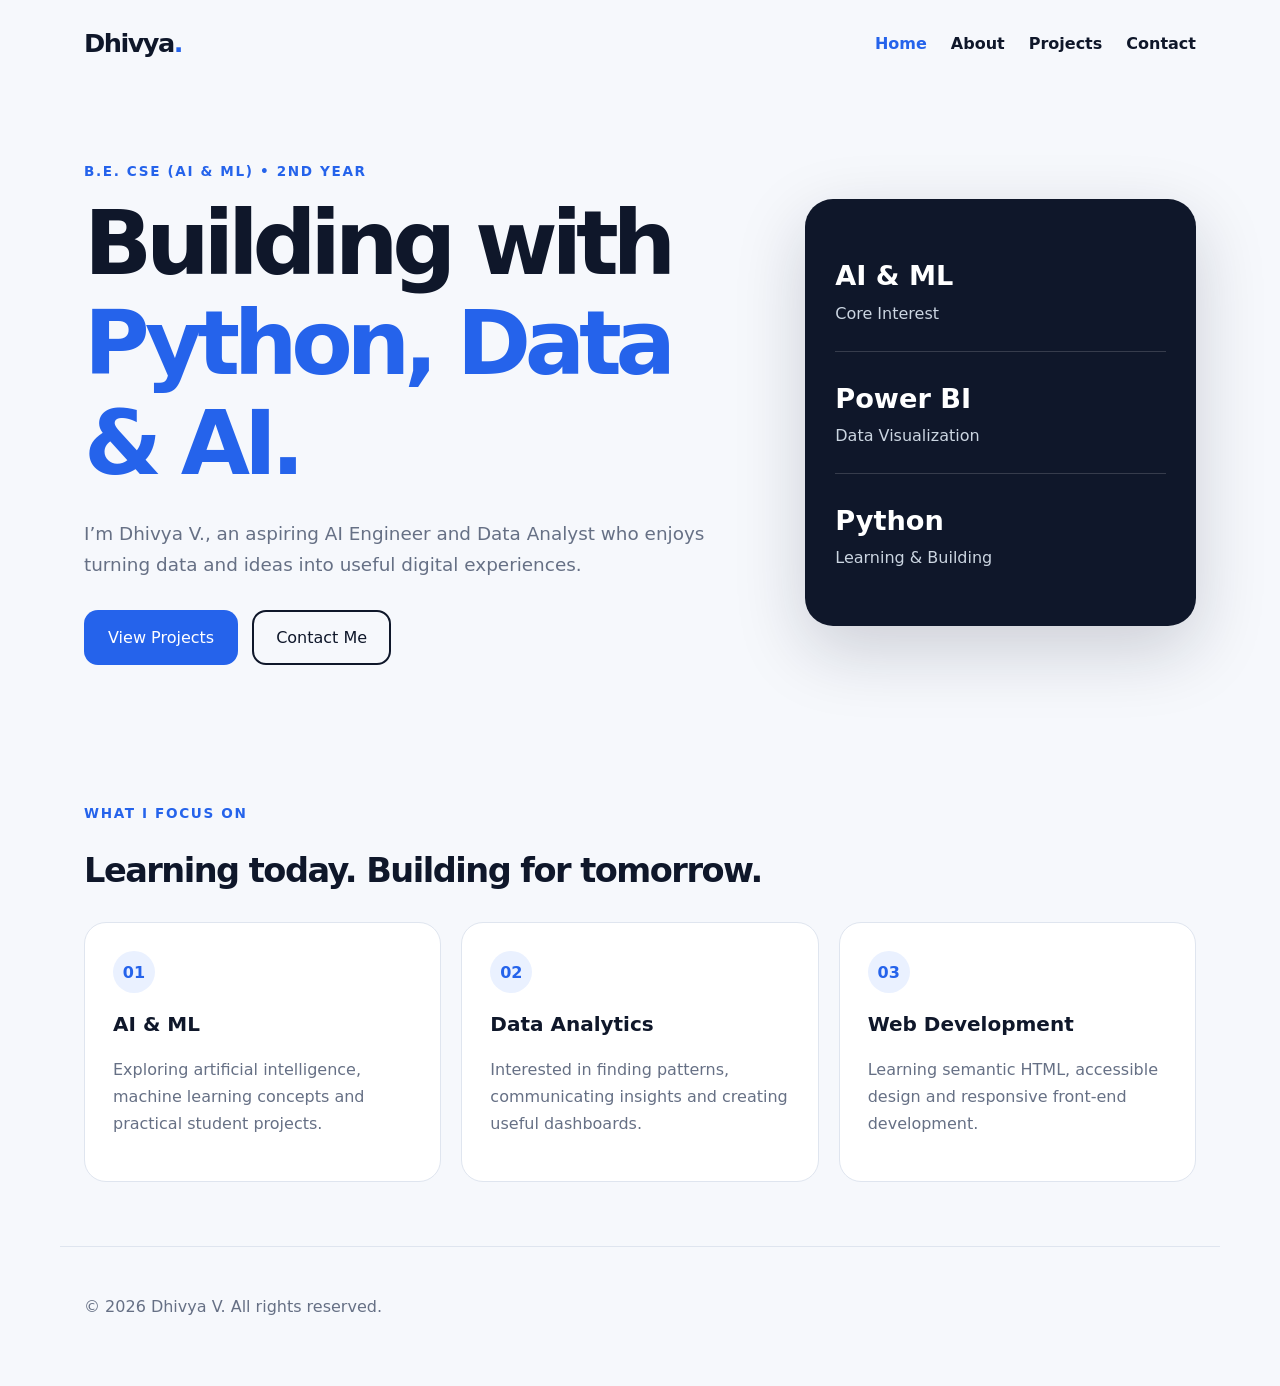
<file: index.html>
<!DOCTYPE html>
<html lang="en">
<head>
  <meta charset="UTF-8">
  <meta name="viewport" content="width=device-width, initial-scale=1.0">
  <meta name="description" content="Dhivya V. - B.E. CSE (AI & ML) student portfolio, projects, skills and contact information.">
  <meta name="keywords" content="Dhivya V, AI ML student, Python, SQL, Power BI, Data Analytics, portfolio">
  <meta name="author" content="Dhivya V.">
  <title>Dhivya V. | AI & ML Student Portfolio</title>
  <link rel="stylesheet" href="style.css">
</head>
<body>
<header class="site-header">
  <a class="brand" href="index.html" aria-label="Dhivya V. home">Dhivya<span>.</span></a>
  <nav aria-label="Primary navigation">
    <ul class="nav-list">
      <li><a href="index.html" aria-current="page">Home</a></li>
      <li><a href="about.html">About</a></li>
      <li><a href="projects.html">Projects</a></li>
      <li><a href="contact.html">Contact</a></li>
    </ul>
  </nav>
</header>

<main>
  <section class="hero" aria-labelledby="hero-title">
    <div class="hero-copy">
      <p class="eyebrow">B.E. CSE (AI &amp; ML) • 2nd Year</p>
      <h1 id="hero-title">Building with <span>Python, Data &amp; AI.</span></h1>
      <p class="lead">I’m Dhivya V., an aspiring AI Engineer and Data Analyst who enjoys turning data and ideas into useful digital experiences.</p>
      <div class="button-row">
        <a class="button primary" href="projects.html">View Projects</a>
        <a class="button secondary" href="contact.html">Contact Me</a>
      </div>
    </div>
    <aside class="hero-card" aria-label="Portfolio highlights">
      <div class="stat"><strong>AI &amp; ML</strong><span>Core Interest</span></div>
      <div class="stat"><strong>Power BI</strong><span>Data Visualization</span></div>
      <div class="stat"><strong>Python</strong><span>Learning &amp; Building</span></div>
    </aside>
  </section>

  <section class="section" aria-labelledby="focus-title">
    <div class="section-heading">
      <p class="eyebrow">What I focus on</p>
      <h2 id="focus-title">Learning today. Building for tomorrow.</h2>
    </div>
    <div class="cards three">
      <article class="card"><span class="icon" aria-hidden="true">01</span><h3>AI &amp; ML</h3><p>Exploring artificial intelligence, machine learning concepts and practical student projects.</p></article>
      <article class="card"><span class="icon" aria-hidden="true">02</span><h3>Data Analytics</h3><p>Interested in finding patterns, communicating insights and creating useful dashboards.</p></article>
      <article class="card"><span class="icon" aria-hidden="true">03</span><h3>Web Development</h3><p>Learning semantic HTML, accessible design and responsive front-end development.</p></article>
    </div>
  </section>
</main>

<footer class="site-footer">
  <p>&copy; 2026 Dhivya V. All rights reserved.</p>
</footer>
</body>
</html>
</file>
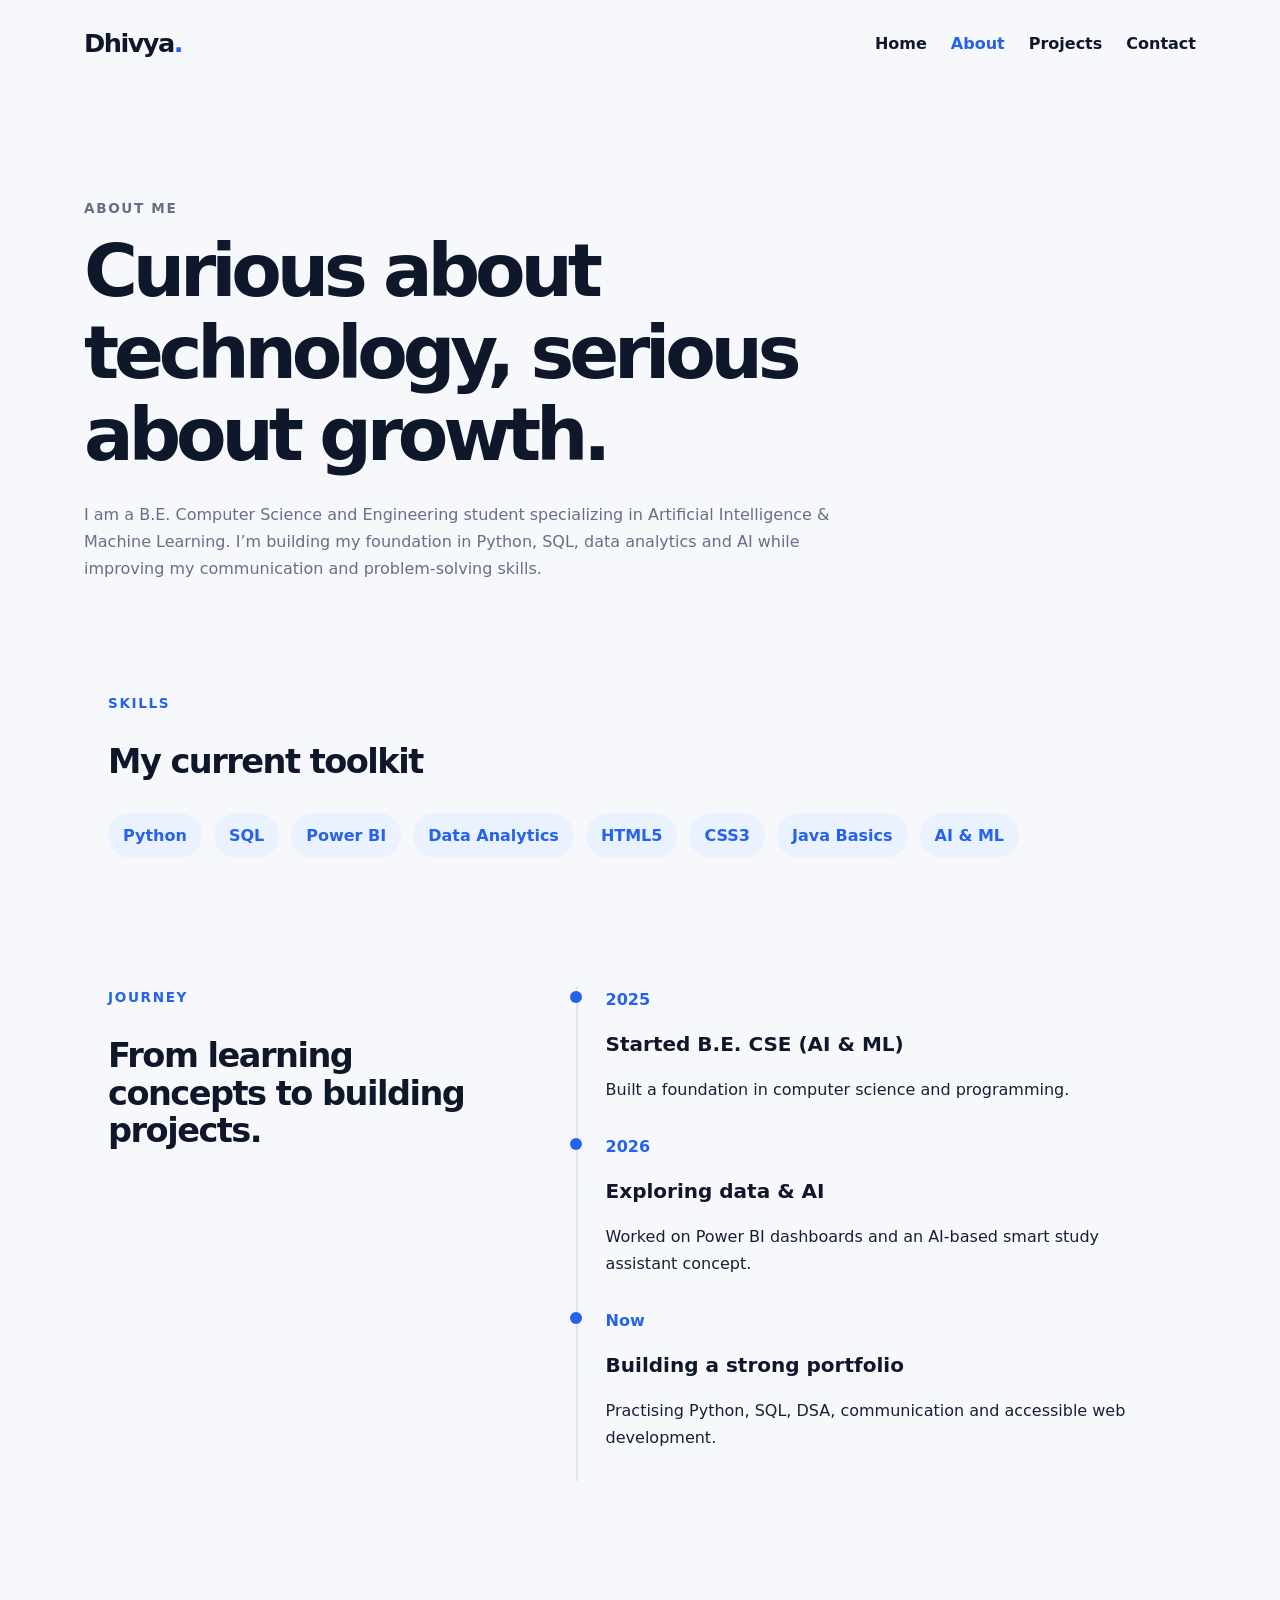
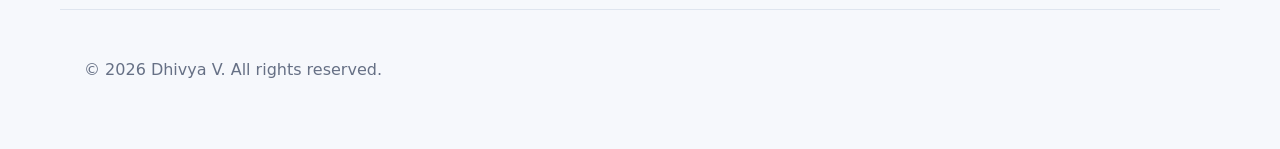
<file: about.html>
<!DOCTYPE html>
<html lang="en">
<head>
  <meta charset="UTF-8">
  <meta name="viewport" content="width=device-width, initial-scale=1.0">
  <meta name="description" content="Learn about Dhivya V., a CSE AI & ML student interested in AI engineering and data analytics.">
  <title>About | Dhivya V.</title>
  <link rel="stylesheet" href="style.css">
</head>
<body>
<header class="site-header">
  <a class="brand" href="index.html" aria-label="Dhivya V. home">Dhivya<span>.</span></a>
  <nav aria-label="Primary navigation"><ul class="nav-list">
    <li><a href="index.html">Home</a></li><li><a href="about.html" aria-current="page">About</a></li>
    <li><a href="projects.html">Projects</a></li><li><a href="contact.html">Contact</a></li>
  </ul></nav>
</header>

<main class="page-main">
  <section class="page-intro" aria-labelledby="about-title">
    <p class="eyebrow">About me</p>
    <h1 id="about-title">Curious about technology, serious about growth.</h1>
    <p>I am a B.E. Computer Science and Engineering student specializing in Artificial Intelligence &amp; Machine Learning. I’m building my foundation in Python, SQL, data analytics and AI while improving my communication and problem-solving skills.</p>
  </section>

  <section class="section" aria-labelledby="skills-title">
    <div class="section-heading"><p class="eyebrow">Skills</p><h2 id="skills-title">My current toolkit</h2></div>
    <div class="skill-grid">
      <span>Python</span><span>SQL</span><span>Power BI</span><span>Data Analytics</span>
      <span>HTML5</span><span>CSS3</span><span>Java Basics</span><span>AI &amp; ML</span>
    </div>
  </section>

  <section class="section split" aria-labelledby="journey-title">
    <div>
      <p class="eyebrow">Journey</p>
      <h2 id="journey-title">From learning concepts to building projects.</h2>
    </div>
    <div class="timeline">
      <article><span>2025</span><h3>Started B.E. CSE (AI &amp; ML)</h3><p>Built a foundation in computer science and programming.</p></article>
      <article><span>2026</span><h3>Exploring data &amp; AI</h3><p>Worked on Power BI dashboards and an AI-based smart study assistant concept.</p></article>
      <article><span>Now</span><h3>Building a strong portfolio</h3><p>Practising Python, SQL, DSA, communication and accessible web development.</p></article>
    </div>
  </section>
</main>

<footer class="site-footer"><p>&copy; 2026 Dhivya V. All rights reserved.</p></footer>
</body>
</html>
</file>
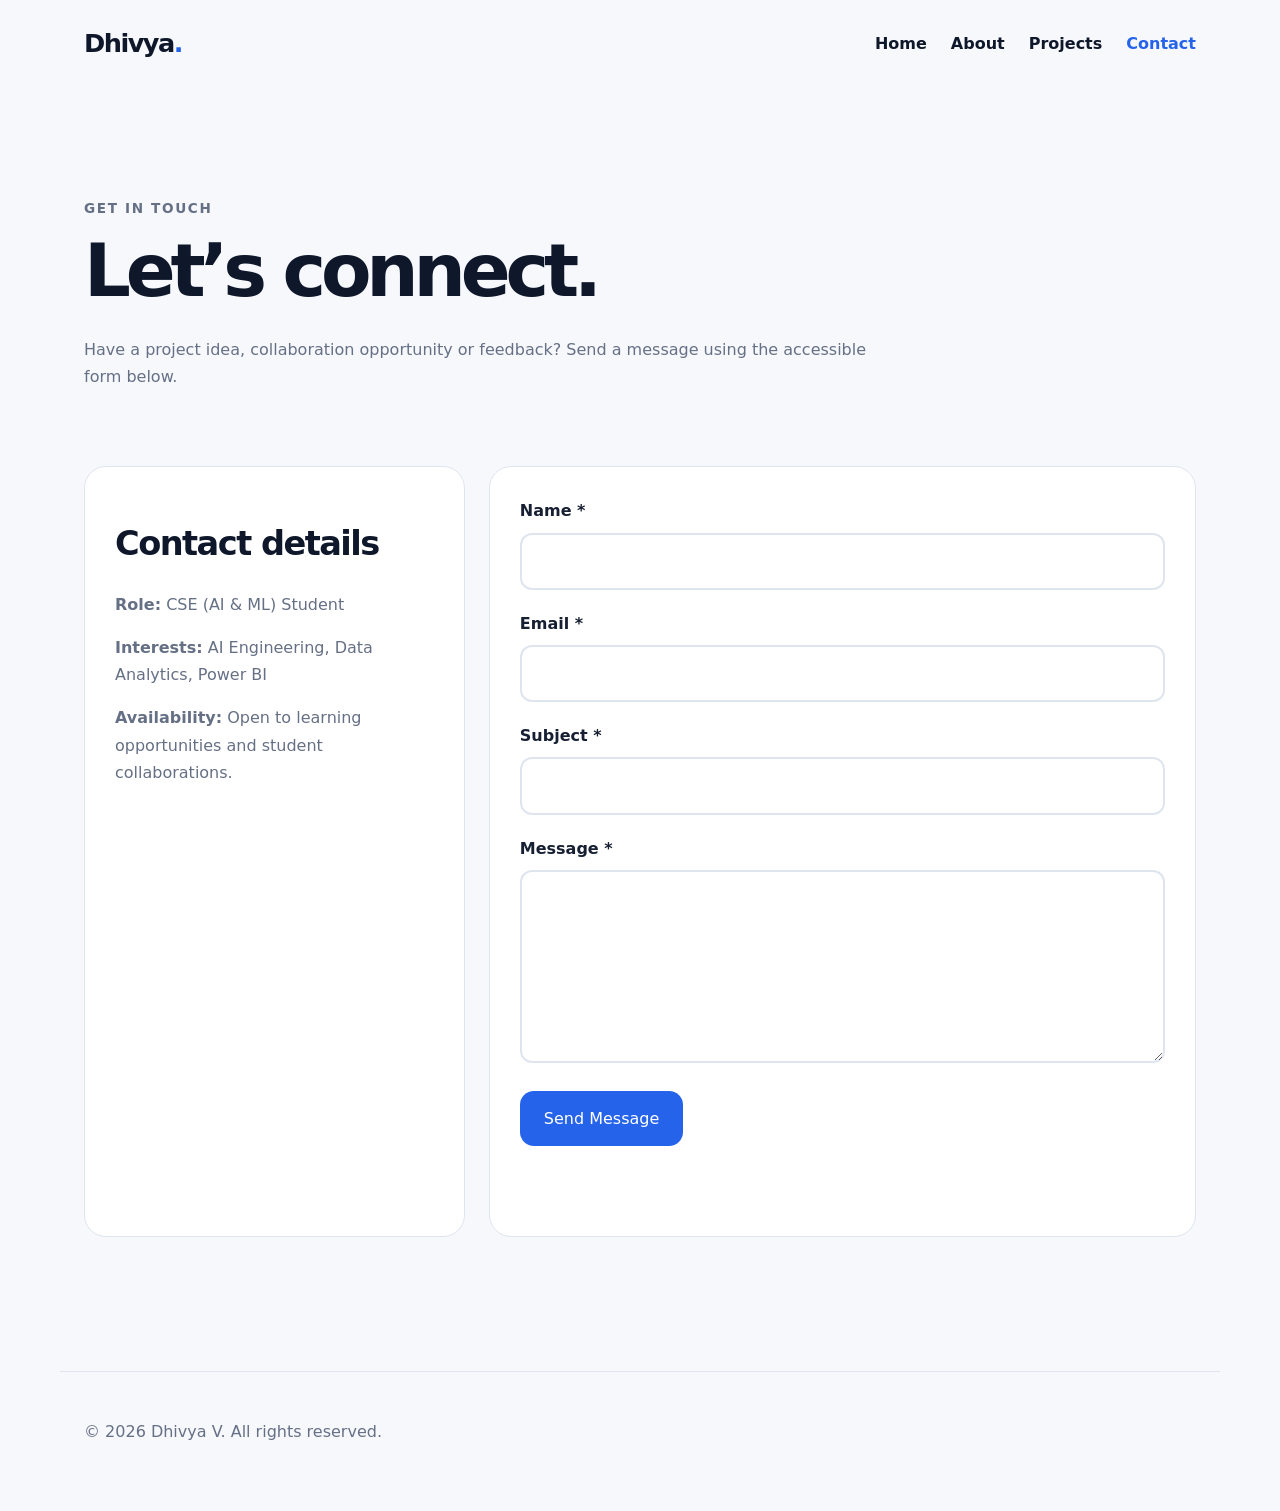
<file: contact.html>
<!DOCTYPE html>
<html lang="en">
<head>
  <meta charset="UTF-8">
  <meta name="viewport" content="width=device-width, initial-scale=1.0">
  <meta name="description" content="Contact Dhivya V. about AI, data analytics and student projects.">
  <title>Contact | Dhivya V.</title>
  <link rel="stylesheet" href="style.css">
</head>
<body>
<header class="site-header">
  <a class="brand" href="index.html" aria-label="Dhivya V. home">Dhivya<span>.</span></a>
  <nav aria-label="Primary navigation"><ul class="nav-list">
    <li><a href="index.html">Home</a></li><li><a href="about.html">About</a></li>
    <li><a href="projects.html">Projects</a></li><li><a href="contact.html" aria-current="page">Contact</a></li>
  </ul></nav>
</header>

<main class="page-main">
  <section class="page-intro" aria-labelledby="contact-title">
    <p class="eyebrow">Get in touch</p>
    <h1 id="contact-title">Let’s connect.</h1>
    <p>Have a project idea, collaboration opportunity or feedback? Send a message using the accessible form below.</p>
  </section>

  <section class="contact-layout" aria-label="Contact information and form">
    <aside class="contact-card">
      <h2>Contact details</h2>
      <p><strong>Role:</strong> CSE (AI &amp; ML) Student</p>
      <p><strong>Interests:</strong> AI Engineering, Data Analytics, Power BI</p>
      <p><strong>Availability:</strong> Open to learning opportunities and student collaborations.</p>
    </aside>

    <form class="contact-form" id="contactForm" action="#" method="post" novalidate>
      <div class="field"><label for="name">Name <span aria-hidden="true">*</span></label><input id="name" name="name" type="text" autocomplete="name" required aria-required="true"></div>
      <div class="field"><label for="email">Email <span aria-hidden="true">*</span></label><input id="email" name="email" type="email" autocomplete="email" required aria-required="true"></div>
      <div class="field"><label for="subject">Subject <span aria-hidden="true">*</span></label><input id="subject" name="subject" type="text" required aria-required="true"></div>
      <div class="field"><label for="message">Message <span aria-hidden="true">*</span></label><textarea id="message" name="message" rows="6" required aria-required="true"></textarea></div>
      <button class="button primary" type="submit" aria-label="Send your message">Send Message</button>
      <p id="formStatus" class="form-status" role="status" aria-live="polite"></p>
    </form>
  </section>
</main>

<footer class="site-footer"><p>&copy; 2026 Dhivya V. All rights reserved.</p></footer>

<script>
  const form = document.getElementById("contactForm");
  const status = document.getElementById("formStatus");
  form.addEventListener("submit", (event) => {
    event.preventDefault();
    if (!form.checkValidity()) {
      status.textContent = "Please complete all required fields with valid information.";
      form.reportValidity();
      return;
    }
    status.textContent = "Thank you! Your message is ready to be connected to a backend.";
    form.reset();
  });
</script>
</body>
</html>
</file>
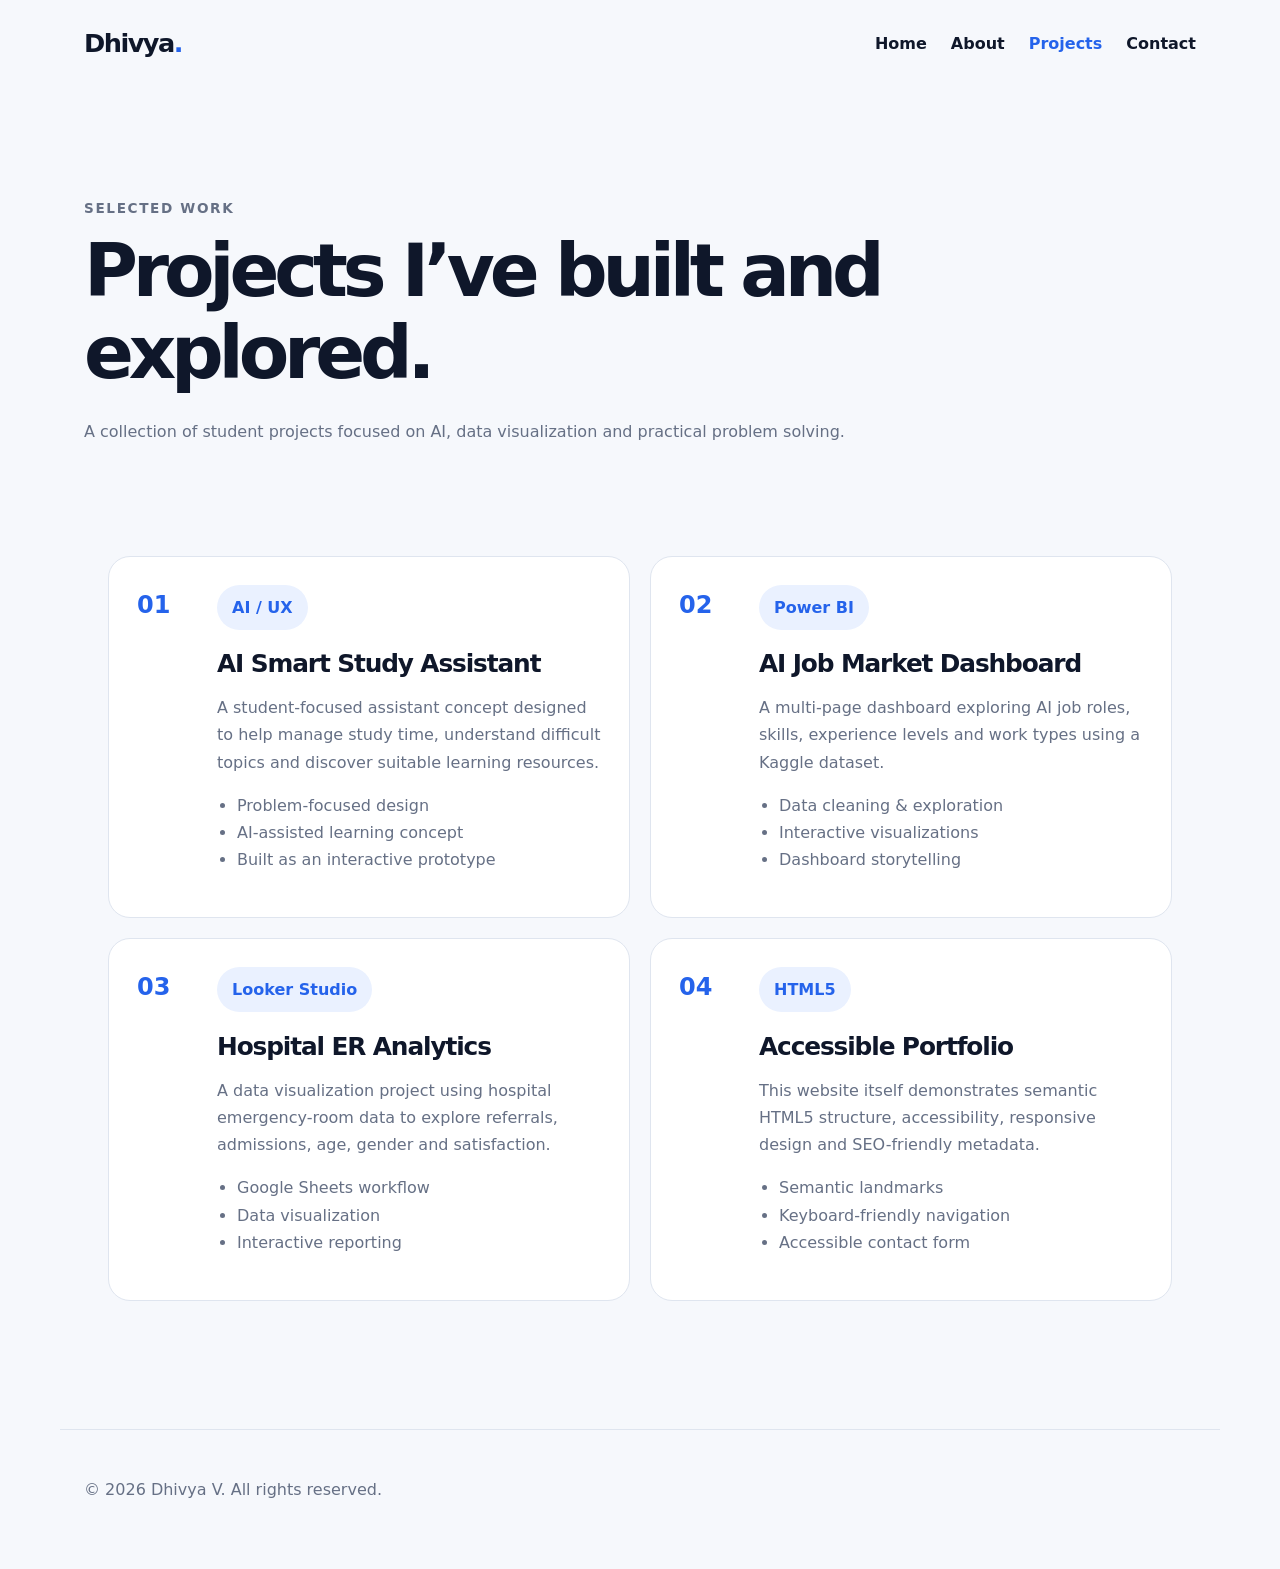
<file: projects.html>
<!DOCTYPE html>
<html lang="en">
<head>
  <meta charset="UTF-8">
  <meta name="viewport" content="width=device-width, initial-scale=1.0">
  <meta name="description" content="Dhivya V.'s AI, data visualization and web development projects.">
  <title>Projects | Dhivya V.</title>
  <link rel="stylesheet" href="style.css">
</head>
<body>
<header class="site-header">
  <a class="brand" href="index.html" aria-label="Dhivya V. home">Dhivya<span>.</span></a>
  <nav aria-label="Primary navigation"><ul class="nav-list">
    <li><a href="index.html">Home</a></li><li><a href="about.html">About</a></li>
    <li><a href="projects.html" aria-current="page">Projects</a></li><li><a href="contact.html">Contact</a></li>
  </ul></nav>
</header>

<main class="page-main">
  <section class="page-intro" aria-labelledby="projects-title">
    <p class="eyebrow">Selected work</p>
    <h1 id="projects-title">Projects I’ve built and explored.</h1>
    <p>A collection of student projects focused on AI, data visualization and practical problem solving.</p>
  </section>

  <section class="section" aria-label="Project list">
    <div class="project-grid">
      <article class="project-card">
        <div class="project-number">01</div>
        <div><span class="tag">AI / UX</span><h2>AI Smart Study Assistant</h2>
        <p>A student-focused assistant concept designed to help manage study time, understand difficult topics and discover suitable learning resources.</p>
        <ul><li>Problem-focused design</li><li>AI-assisted learning concept</li><li>Built as an interactive prototype</li></ul></div>
      </article>
      <article class="project-card">
        <div class="project-number">02</div>
        <div><span class="tag">Power BI</span><h2>AI Job Market Dashboard</h2>
        <p>A multi-page dashboard exploring AI job roles, skills, experience levels and work types using a Kaggle dataset.</p>
        <ul><li>Data cleaning &amp; exploration</li><li>Interactive visualizations</li><li>Dashboard storytelling</li></ul></div>
      </article>
      <article class="project-card">
        <div class="project-number">03</div>
        <div><span class="tag">Looker Studio</span><h2>Hospital ER Analytics</h2>
        <p>A data visualization project using hospital emergency-room data to explore referrals, admissions, age, gender and satisfaction.</p>
        <ul><li>Google Sheets workflow</li><li>Data visualization</li><li>Interactive reporting</li></ul></div>
      </article>
      <article class="project-card">
        <div class="project-number">04</div>
        <div><span class="tag">HTML5</span><h2>Accessible Portfolio</h2>
        <p>This website itself demonstrates semantic HTML5 structure, accessibility, responsive design and SEO-friendly metadata.</p>
        <ul><li>Semantic landmarks</li><li>Keyboard-friendly navigation</li><li>Accessible contact form</li></ul></div>
      </article>
    </div>
  </section>
</main>

<footer class="site-footer"><p>&copy; 2026 Dhivya V. All rights reserved.</p></footer>
</body>
</html>
</file>
<file: style.css>
:root {
  --site-background: #f6f8fc;
  --site-primary: #2563eb;
  --site-secondary: #0f172a;
  --site-on-primary: #ffffff;
  --site-on-secondary: #ffffff;
  --site-on-background: #172033;
  --site-font-body: Inter, ui-sans-serif, system-ui, -apple-system, BlinkMacSystemFont, "Segoe UI", sans-serif;
  --site-font-heading: Inter, ui-sans-serif, system-ui, -apple-system, BlinkMacSystemFont, "Segoe UI", sans-serif;
  --site-heading-scale: 1;
  --site-spacing-scale: 1;
  --site-radius-scale: 1;
  --site-decoration-opacity: 1;
  --surface: #ffffff;
  --muted: #667085;
  --line: #dfe5ef;
  --accent-soft: #eaf1ff;
}

* { box-sizing: border-box; }
html { scroll-behavior: smooth; }
body {
  margin: 0;
  background: var(--site-background);
  color: var(--site-on-background);
  font-family: var(--site-font-body);
  line-height: 1.7;
}
a { color: var(--site-primary); }
a:focus-visible, button:focus-visible, input:focus-visible, textarea:focus-visible {
  outline: 3px solid #f59e0b;
  outline-offset: 3px;
}
.site-header {
  max-width: 1160px;
  margin: 0 auto;
  padding: calc(22px * var(--site-spacing-scale)) 24px;
  display: flex;
  justify-content: space-between;
  align-items: center;
  gap: 24px;
}
.brand { color: var(--site-secondary); text-decoration: none; font-size: 1.6rem; font-weight: 900; letter-spacing: -0.06em; }
.brand span { color: var(--site-primary); }
.nav-list { list-style: none; padding: 0; margin: 0; display: flex; gap: 24px; flex-wrap: wrap; }
.nav-list a { color: var(--site-secondary); text-decoration: none; font-weight: 700; }
.nav-list a:hover, .nav-list a[aria-current="page"] { color: var(--site-primary); }

main { display: block; }
.hero, .page-main, .section { max-width: 1160px; margin: 0 auto; padding: calc(64px * var(--site-spacing-scale)) 24px; }
.hero { min-height: 650px; display: grid; grid-template-columns: 1.25fr .75fr; align-items: center; gap: 70px; }
.eyebrow { color: var(--site-primary); font-size: .85rem; font-weight: 900; text-transform: uppercase; letter-spacing: .12em; margin: 0 0 10px; }
h1, h2, h3 { font-family: var(--site-font-heading); color: var(--site-secondary); line-height: 1.12; }
h1 { font-size: clamp(2.8rem, 7vw, 5.7rem); letter-spacing: -.07em; margin: 0 0 24px; }
h1 span { color: var(--site-primary); }
h2 { font-size: calc(2.1rem * var(--site-heading-scale)); letter-spacing: -.045em; }
h3 { font-size: 1.25rem; }
.lead { max-width: 680px; font-size: 1.15rem; color: var(--muted); }
.button-row { display: flex; gap: 14px; flex-wrap: wrap; margin-top: 30px; }
.button { display: inline-flex; align-items: center; justify-content: center; min-height: 48px; padding: 12px 22px; border-radius: calc(14px * var(--site-radius-scale)); border: 2px solid transparent; text-decoration: none; font-weight: 800; cursor: pointer; font: inherit; }
.button.primary { background: var(--site-primary); color: var(--site-on-primary); }
.button.secondary { background: transparent; border-color: var(--site-secondary); color: var(--site-secondary); }
.button:hover { transform: translateY(-1px); }

.hero-card { background: var(--site-secondary); color: var(--site-on-secondary); padding: 30px; border-radius: calc(28px * var(--site-radius-scale)); box-shadow: 0 24px 70px rgba(15,23,42,.18); }
.stat { padding: 24px 0; border-bottom: 1px solid rgba(255,255,255,.16); }
.stat:last-child { border-bottom: 0; }
.stat strong { display: block; font-size: 1.7rem; }
.stat span { color: #cbd5e1; }

.section-heading { max-width: 760px; margin-bottom: 32px; }
.cards.three { display: grid; grid-template-columns: repeat(3, 1fr); gap: 20px; }
.card, .project-card, .contact-card, .contact-form {
  background: var(--surface);
  border: 1px solid var(--line);
  border-radius: calc(22px * var(--site-radius-scale));
}
.card { padding: 28px; }
.card p, .project-card p, .project-card li, .page-intro p, .contact-card p { color: var(--muted); }
.icon { display: inline-grid; place-items: center; width: 42px; height: 42px; border-radius: 50%; background: var(--accent-soft); color: var(--site-primary); font-weight: 900; }
.page-intro { max-width: 800px; padding-top: 45px; padding-bottom: 30px; }
.page-intro h1 { font-size: clamp(2.5rem, 6vw, 4.6rem); }

.skill-grid { display: flex; flex-wrap: wrap; gap: 12px; }
.skill-grid span, .tag { display: inline-block; background: var(--accent-soft); color: var(--site-primary); border-radius: 999px; padding: 9px 15px; font-weight: 800; }
.split { display: grid; grid-template-columns: .8fr 1.2fr; gap: 70px; }
.timeline { border-left: 2px solid var(--line); padding-left: 28px; }
.timeline article { position: relative; margin-bottom: 30px; }
.timeline article::before { content: ""; position: absolute; left: -36px; top: 5px; width: 12px; height: 12px; border-radius: 50%; background: var(--site-primary); }
.timeline span { color: var(--site-primary); font-weight: 900; }

.project-grid { display: grid; grid-template-columns: 1fr 1fr; gap: 20px; }
.project-card { padding: 28px; display: grid; grid-template-columns: 60px 1fr; gap: 20px; }
.project-number { font-size: 1.5rem; font-weight: 900; color: var(--site-primary); }
.project-card h2 { font-size: 1.55rem; margin-bottom: 10px; }
.project-card ul { padding-left: 20px; }

.contact-layout { display: grid; grid-template-columns: .7fr 1.3fr; gap: 24px; padding: 30px 0 70px; }
.contact-card, .contact-form { padding: 30px; }
.field { margin-bottom: 20px; }
.field label { display: block; font-weight: 800; margin-bottom: 8px; }
.field input, .field textarea {
  width: 100%; padding: 13px 14px; border: 2px solid var(--line); border-radius: calc(12px * var(--site-radius-scale));
  background: #fff; color: var(--site-on-background); font: inherit;
}
.field input:focus, .field textarea:focus { border-color: var(--site-primary); }
.form-status { min-height: 28px; font-weight: 700; color: var(--site-primary); }

.site-footer { max-width: 1160px; margin: 0 auto; padding: 30px 24px 50px; color: var(--muted); border-top: 1px solid var(--line); }

@media (max-width: 800px) {
  .site-header { align-items: flex-start; flex-direction: column; }
  .hero { grid-template-columns: 1fr; min-height: auto; padding-top: 45px; }
  .cards.three, .project-grid, .split, .contact-layout { grid-template-columns: 1fr; }
  h1 { font-size: clamp(2.7rem, 14vw, 4.5rem); }
}
@media (max-width: 500px) {
  .nav-list { gap: 12px 16px; }
  .hero, .page-main, .section { padding-left: 18px; padding-right: 18px; }
  .project-card { grid-template-columns: 1fr; }
}
@media (prefers-reduced-motion: reduce) {
  html { scroll-behavior: auto; }
  *, *::before, *::after { transition: none !important; animation: none !important; }
}
</file>
